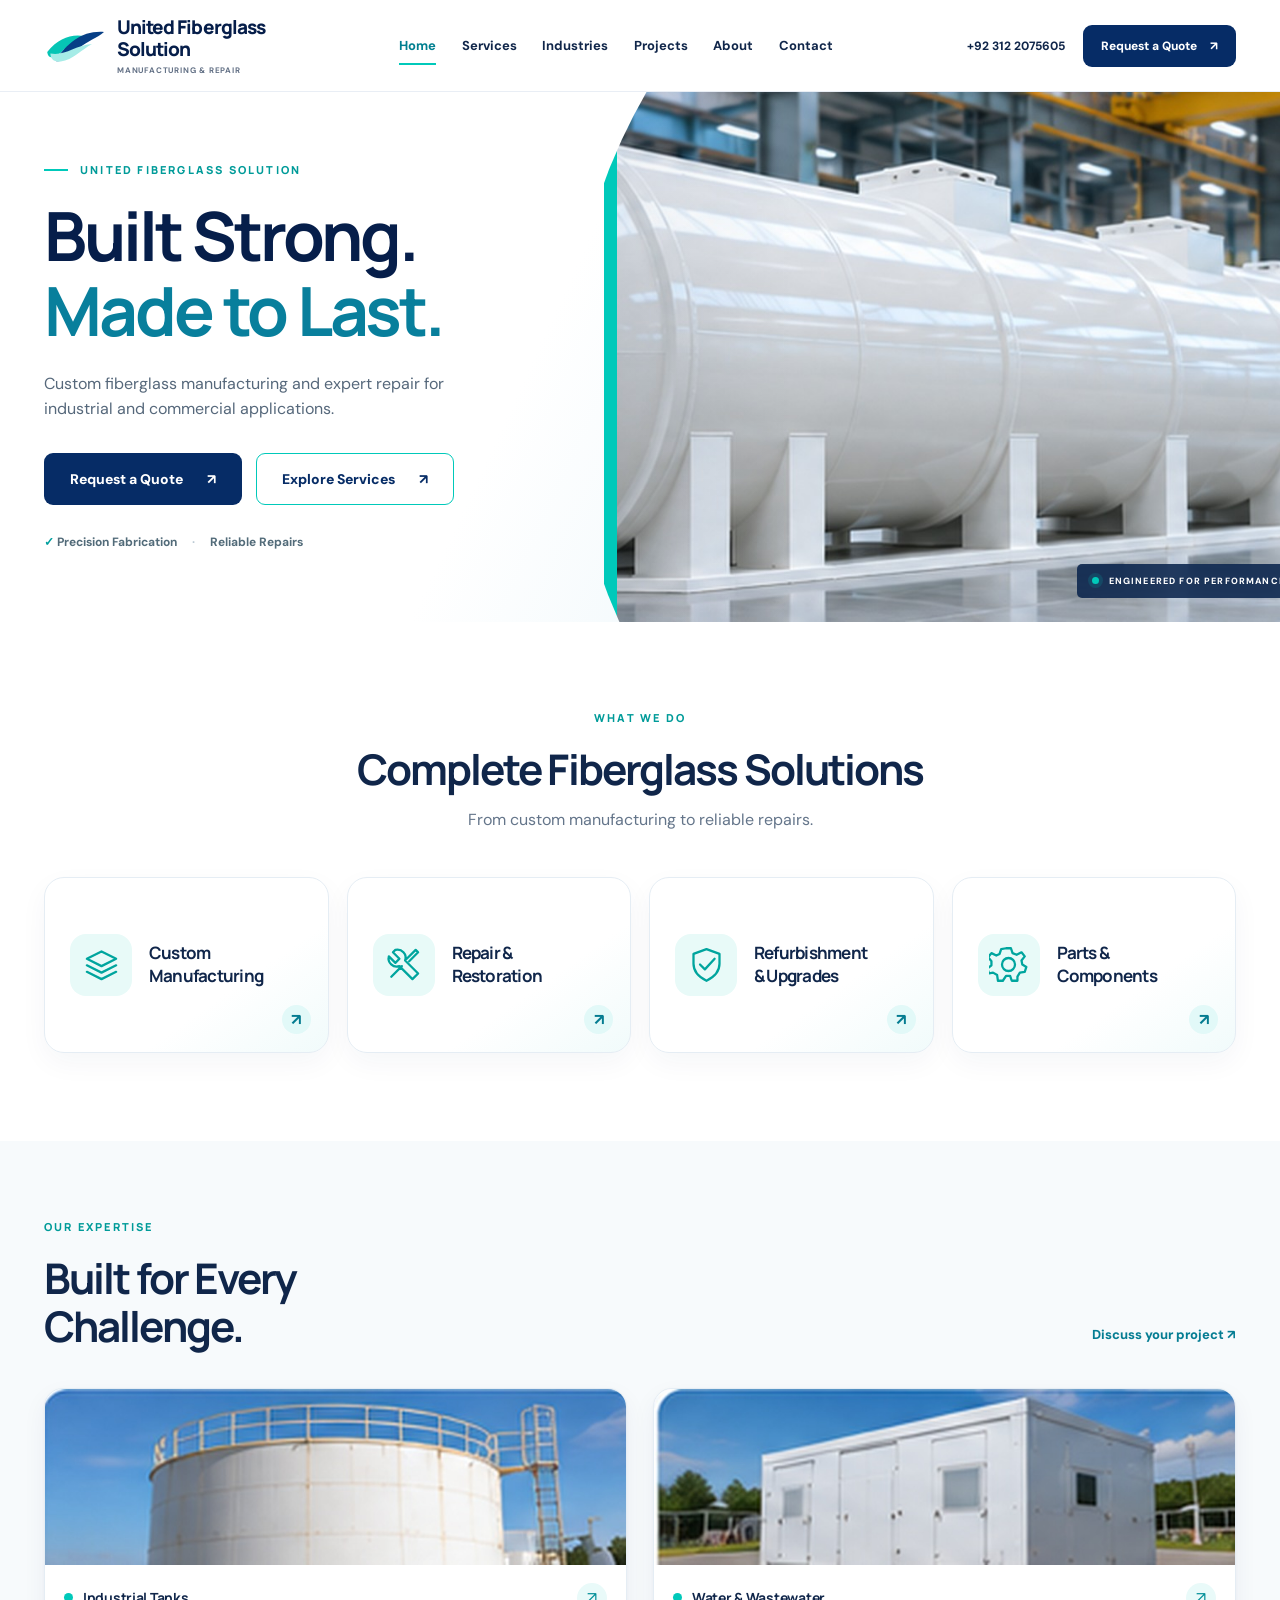
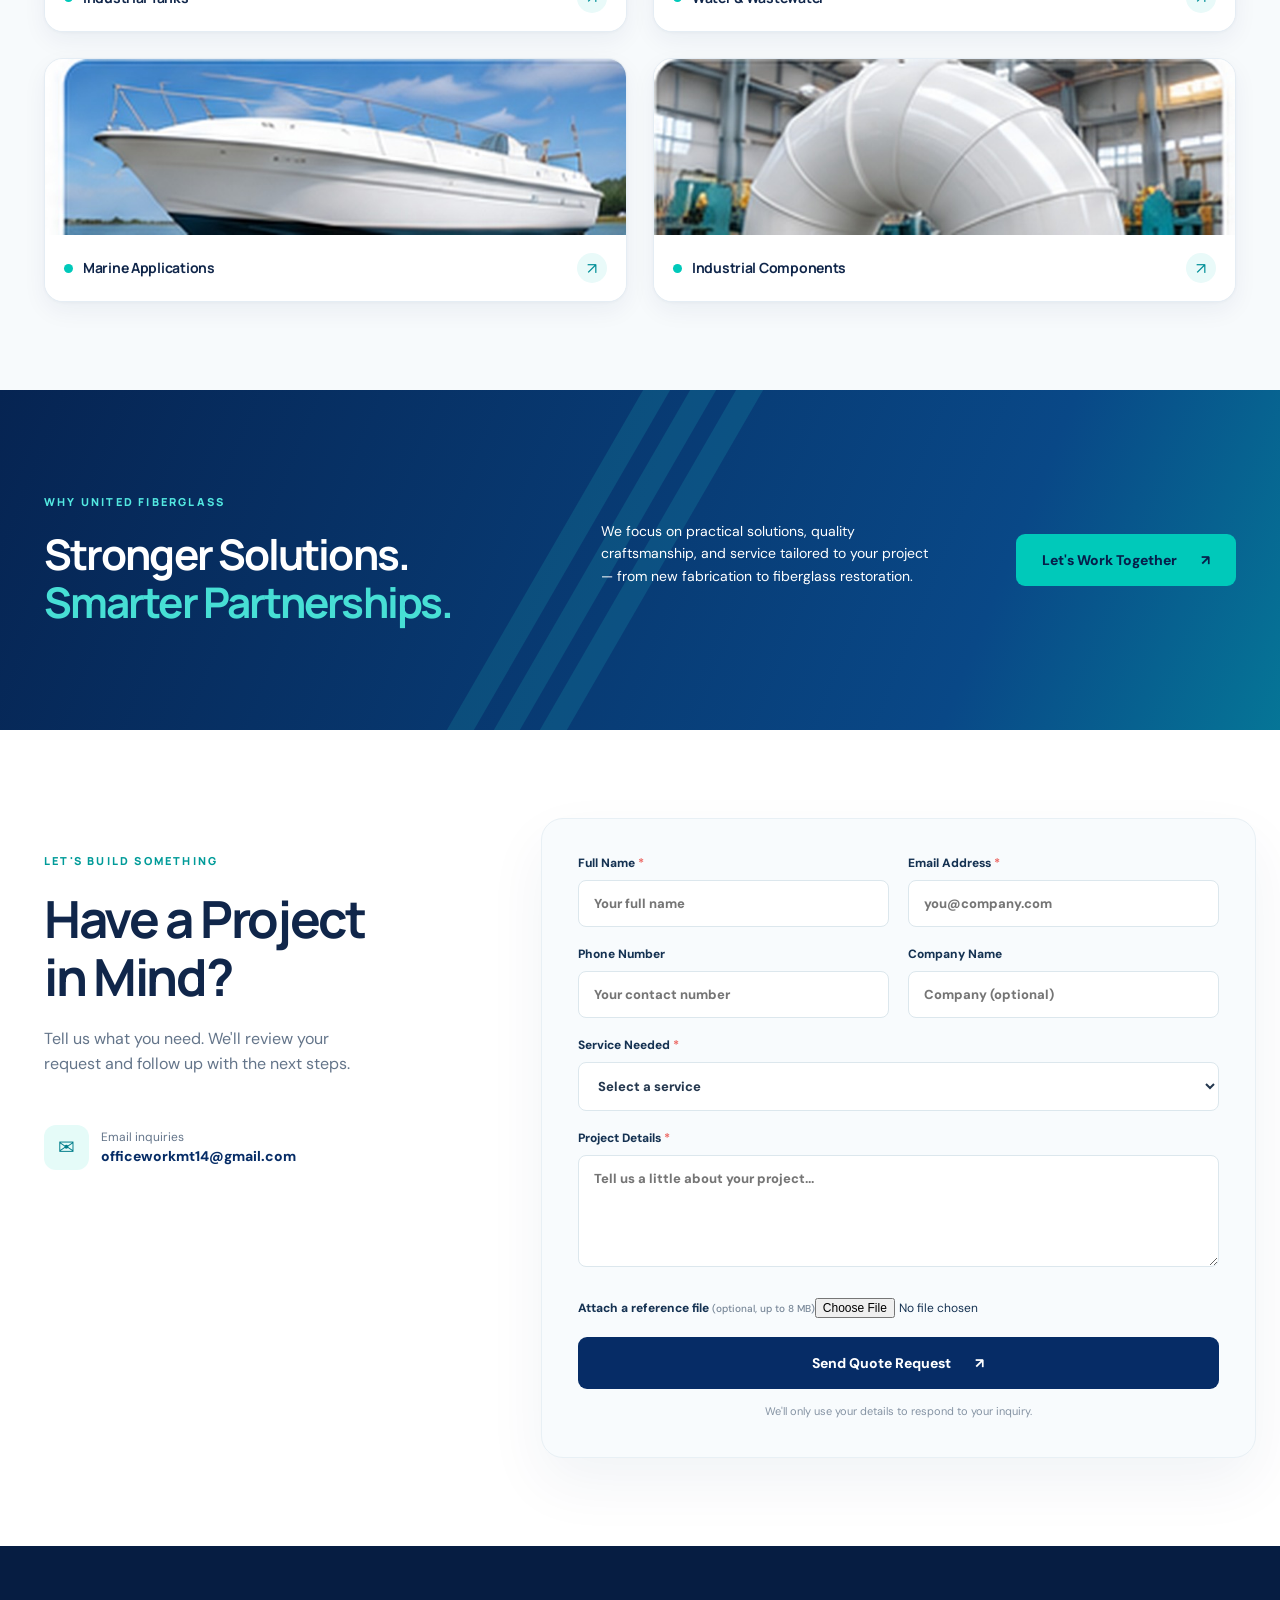
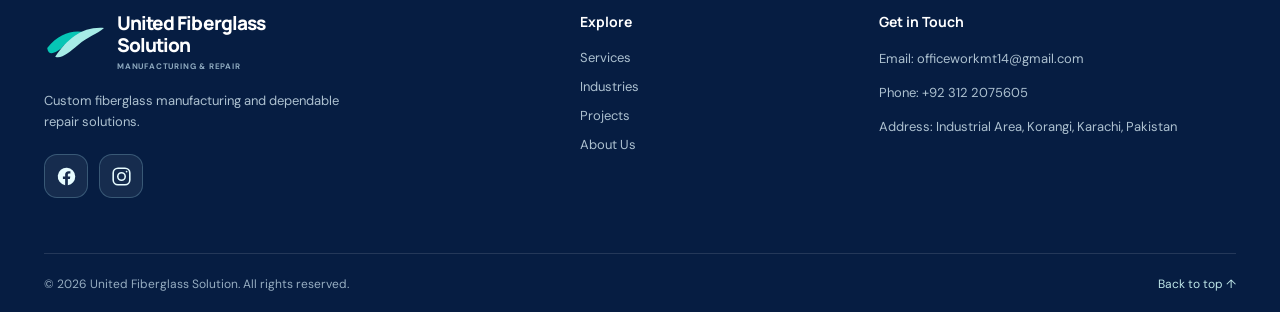
<file: index.html>
<!doctype html>
<html lang="en">
<head>
  <meta charset="utf-8" />
  <meta name="viewport" content="width=device-width, initial-scale=1" />
  <meta name="theme-color" content="#ffffff" />
  <meta name="description" content="United Fiberglass Solution provides custom fiberglass manufacturing, repair, restoration, and industrial composite solutions." />
  <link rel="canonical" href="https://www.unitedfiberglassservices.com/" />
  <meta property="og:url" content="https://www.unitedfiberglassservices.com/" />
  <meta property="og:type" content="website" />
  <meta property="og:title" content="United Fiberglass Solution | Manufacturing & Repair" />
  <meta property="og:description" content="Custom fiberglass manufacturing, repair, and restoration solutions." />
  <title>United Fiberglass Solution | Manufacturing & Repair</title>
  <link rel="preconnect" href="https://fonts.googleapis.com" />
  <link rel="preconnect" href="https://fonts.gstatic.com" crossorigin />
  <link href="https://fonts.googleapis.com/css2?family=DM+Sans:wght@400;500;600;700&family=Manrope:wght@400;500;600;700;800&display=swap" rel="stylesheet" />
  <link rel="stylesheet" href="styles.css" />
  <script defer src="script.js"></script>
</head>
<body>
  <a class="skip-link" href="#main">Skip to content</a>
  <header class="site-header" id="top">
    <div class="container header-inner">
      <a href="#top" class="brand" aria-label="United Fiberglass Solution home">
        <svg class="brand-symbol" viewBox="0 0 80 55" role="img" aria-label="United Fiberglass Solution symbol"><path d="M4 35C20 15 39 11 58 17c-14 1-26 7-37 19C12 43 5 44 4 35Z" fill="#06c5b5"/><path d="M14 46C30 23 48 8 75 10 66 18 54 21 43 31 31 41 22 49 14 46Z" fill="#073f86"/><path d="M8 37c20 3 29-10 52-12-13 7-24 20-39 22C13 48 8 44 8 37Z" fill="#a6ece7"/></svg>
        <span><strong>United Fiberglass<br class="brand-break"> Solution</strong><small>MANUFACTURING & REPAIR</small></span>
      </a>
      <nav class="desktop-nav" aria-label="Primary navigation">
        <a class="active" href="#top">Home</a><a href="#services">Services</a><a href="#industries">Industries</a><a href="#projects">Projects</a><a href="#about">About</a><a href="#contact">Contact</a>
      </nav>
      <div class="header-actions"><a class="header-contact" href="tel:+923122075605" aria-label="Call United Fiberglass Solution at +92 312 2075605">+92 312 2075605</a><a href="#quote" class="btn btn-navy btn-small">Request a Quote <span aria-hidden="true">↗</span></a></div>
      <button type="button" class="menu-toggle" aria-expanded="false" aria-controls="mobile-nav" aria-label="Open navigation"><span></span><span></span><span></span></button>
    </div>
    <nav id="mobile-nav" class="mobile-nav" aria-label="Mobile navigation" hidden>
      <a href="#top">Home</a><a href="#services">Services</a><a href="#industries">Industries</a><a href="#projects">Projects</a><a href="#about">About</a><a href="#contact">Contact</a><a href="tel:+923122075605">Call +92 312 2075605</a><a href="#quote" class="mobile-quote">Request a Quote →</a>
    </nav>
  </header>

  <main id="main">
    <section class="hero" aria-labelledby="hero-title">
      <div class="container hero-inner">
        <div class="hero-content reveal">
          <p class="eyebrow"><span class="line-mark"></span> UNITED FIBERGLASS SOLUTION</p>
          <h1 id="hero-title">Built Strong.<br /><span class="heading-accent">Made to Last.</span></h1>
          <p class="hero-description">Custom fiberglass manufacturing and expert repair for industrial and commercial applications.</p>
          <div class="hero-buttons"><a class="btn btn-navy" href="#quote">Request a Quote <span aria-hidden="true">↗</span></a><a class="btn btn-outline" href="#services">Explore Services <span aria-hidden="true">↗</span></a></div>
          <div class="hero-footnote"><span class="check-icon">✓</span> Precision Fabrication <span class="foot-sep">·</span> Reliable Repairs</div>
        </div>
        <div class="hero-art" aria-label="Large fiberglass industrial storage vessel in a manufacturing plant">
          <div class="hero-curve"></div>
          <img src="assets/hero-tank.jpg" alt="Fiberglass industrial storage vessel in a factory" fetchpriority="high" />
          <div class="hero-art-overlay"></div>
          <div class="hero-image-label"><span class="spark"></span> ENGINEERED FOR PERFORMANCE</div>
        </div>
      </div>
    </section>

    <section class="section section-services" id="services">
      <div class="container">
        <div class="section-head center reveal"><p class="eyebrow">WHAT WE DO</p><h2>Complete Fiberglass Solutions</h2><p>From custom manufacturing to reliable repairs.</p></div>
        <div class="services-grid">
          <a href="#quote" class="service-card reveal" data-service="Custom Manufacturing"><span class="service-icon"><svg viewBox="0 0 48 48" aria-hidden="true"><path d="m6 17 18-9 18 9-18 9-18-9ZM6 25l18 9 18-9M6 33l18 9 18-9"/></svg></span><h3>Custom<br />Manufacturing</h3><span class="round-arrow" aria-hidden="true">↗</span></a>
          <a href="#quote" class="service-card reveal" data-service="Repair & Restoration"><span class="service-icon"><svg viewBox="0 0 48 48" aria-hidden="true"><path d="m11 9 8 8-5 5-8-8a10 10 0 0 0 13 12l16 16 7-7-16-16a10 10 0 0 0-12-13ZM9 39l13-13M28 17l11-11 3 3-11 11"/></svg></span><h3>Repair &<br />Restoration</h3><span class="round-arrow" aria-hidden="true">↗</span></a>
          <a href="#quote" class="service-card reveal" data-service="Refurbishment & Upgrades"><span class="service-icon"><svg viewBox="0 0 48 48" aria-hidden="true"><path d="m24 5 16 6v12c0 10-6 16-16 21C14 39 8 33 8 23V11l16-6ZM16 24l6 6 12-13"/></svg></span><h3>Refurbishment<br />& Upgrades</h3><span class="round-arrow" aria-hidden="true">↗</span></a>
          <a href="#quote" class="service-card reveal" data-service="Parts & Components"><span class="service-icon"><svg viewBox="0 0 48 48" aria-hidden="true"><circle cx="24" cy="24" r="8"/><path d="M21 4h6l2 6 5 2 6-3 4 5-4 5 1 5 5 3-2 6-6 1-3 5v5h-7l-2-6h-5l-4 6h-6l-1-7-5-3-5 1-2-6 5-4v-5l-4-5 4-5 6 3 4-2 2-6Z"/></svg></span><h3>Parts &<br />Components</h3><span class="round-arrow" aria-hidden="true">↗</span></a>
        </div>
      </div>
    </section>

    <section class="section projects-section" id="projects">
      <div class="container">
        <div class="projects-heading reveal"><div><p class="eyebrow">OUR EXPERTISE</p><h2>Built for Every<br />Challenge.</h2></div><a class="text-link" href="#quote">Discuss your project <span aria-hidden="true">↗</span></a></div>
        <div class="project-grid" id="industries">
          <article class="project-card reveal">
            <div class="project-media project-media-industrial"><img loading="lazy" src="assets/industrial.jpg" alt="Illustration of large industrial fiberglass storage tanks" /></div>
            <div class="project-caption"><span class="project-dot"></span><h3>Industrial Tanks</h3><span class="project-arrow" aria-hidden="true">↗</span></div>
          </article>
          <article class="project-card reveal">
            <div class="project-media project-media-water"><img loading="lazy" src="assets/water.jpg" alt="Illustration of a white industrial enclosure for water and wastewater equipment" /></div>
            <div class="project-caption"><span class="project-dot"></span><h3>Water &amp; Wastewater</h3><span class="project-arrow" aria-hidden="true">↗</span></div>
          </article>
          <article class="project-card reveal">
            <div class="project-media project-media-marine"><img loading="lazy" src="assets/marine.jpg" alt="Illustration of a white fiberglass boat seen from the side" /></div>
            <div class="project-caption"><span class="project-dot"></span><h3>Marine Applications</h3><span class="project-arrow" aria-hidden="true">↗</span></div>
          </article>
          <article class="project-card reveal">
            <div class="project-media project-media-ducting"><img loading="lazy" src="assets/ducting.jpg" alt="Illustration of a large fiberglass industrial ducting component" /></div>
            <div class="project-caption"><span class="project-dot"></span><h3>Industrial Components</h3><span class="project-arrow" aria-hidden="true">↗</span></div>
          </article>
        </div>
      </div>
    </section>

    <section class="about-section" id="about">
      <div class="container about-inner"><div class="about-ornament" aria-hidden="true"><span></span><span></span><span></span></div><div class="reveal"><p class="eyebrow eyebrow-light">WHY UNITED FIBERGLASS</p><h2>Stronger Solutions.<br /><em>Smarter Partnerships.</em></h2></div><p class="about-copy reveal">We focus on practical solutions, quality craftsmanship, and service tailored to your project — from new fabrication to fiberglass restoration.</p><a href="#quote" class="btn btn-teal reveal">Let's Work Together <span aria-hidden="true">↗</span></a></div>
    </section>

    <section class="section section-quote" id="quote">
      <div class="container quote-layout">
        <div class="quote-intro reveal"><p class="eyebrow">LET'S BUILD SOMETHING</p><h2>Have a Project<br />in Mind?</h2><p>Tell us what you need. We'll review your request and follow up with the next steps.</p><div class="quote-info"><span class="quote-info-icon">✉</span><span><small>Email inquiries</small><a href="mailto:officeworkmt14@gmail.com" id="quote-email-label">officeworkmt14@gmail.com</a></span></div></div>
        <form class="quote-form reveal" id="quote-form" name="quote-request" method="POST" data-netlify="true" netlify-honeypot="bot-field" action="thank-you.html" enctype="multipart/form-data">
          <input type="hidden" name="form-name" value="quote-request" />
          <p class="hidden-field"><label>Do not fill this out: <input name="bot-field" /></label></p>
          <div class="form-row"><label>Full Name <span>*</span><input name="full-name" required autocomplete="name" placeholder="Your full name" maxlength="100" /></label><label>Email Address <span>*</span><input name="email" type="email" required autocomplete="email" placeholder="you@company.com" /></label></div>
          <div class="form-row"><label>Phone Number<input type="tel" name="phone" autocomplete="tel" placeholder="Your contact number" /></label><label>Company Name<input name="company" autocomplete="organization" placeholder="Company (optional)" /></label></div>
          <label>Service Needed <span>*</span><select name="service" id="service-select" required><option value="" disabled selected>Select a service</option><option>Custom Manufacturing</option><option>Repair & Restoration</option><option>Refurbishment & Upgrades</option><option>Parts & Components</option><option>Other / Not sure</option></select></label>
          <label>Project Details <span>*</span><textarea name="project-details" required minlength="10" rows="4" placeholder="Tell us a little about your project..."></textarea></label>
          <label class="upload-label">Attach a reference file <small>(optional, up to 8 MB)</small><input id="attachment" type="file" name="attachment" accept=".pdf,.png,.jpg,.jpeg,.webp,.doc,.docx" /></label>
          <p id="form-feedback" class="form-feedback" role="status" aria-live="polite"></p>
          <button type="submit" class="btn btn-navy btn-submit">Send Quote Request <span aria-hidden="true">↗</span></button>
          <p class="form-disclaimer">We'll only use your details to respond to your inquiry.</p>
        </form>
      </div>
    </section>
  </main>

  <footer class="site-footer" id="contact"><div class="container footer-main"><div><a href="#top" class="brand footer-brand"><svg class="brand-symbol" viewBox="0 0 80 55" aria-hidden="true"><path d="M4 35C20 15 39 11 58 17c-14 1-26 7-37 19C12 43 5 44 4 35Z" fill="#06c5b5"/><path d="M14 46C30 23 48 8 75 10 66 18 54 21 43 31 31 41 22 49 14 46Z" fill="#a6ece7"/></svg><span><strong>United Fiberglass<br /> Solution</strong><small>MANUFACTURING & REPAIR</small></span></a><p>Custom fiberglass manufacturing and dependable repair solutions.</p>
          <div class="footer-social" aria-label="Social media">
            <a class="social-link" href="https://www.facebook.com/profile.php?id=100086352588277" target="_blank" rel="noopener noreferrer" aria-label="Visit United Fiberglass Solution on Facebook" title="Facebook">
              <svg viewBox="0 0 24 24" aria-hidden="true" focusable="false"><path d="M22 12a10 10 0 1 0-11.56 9.88v-6.99H7.9V12h2.54V9.8c0-2.5 1.49-3.89 3.77-3.89 1.09 0 2.23.2 2.23.2v2.46h-1.26c-1.24 0-1.63.77-1.63 1.56V12h2.77l-.44 2.89h-2.33v6.99A10 10 0 0 0 22 12Z" fill="currentColor"/></svg>
              <span class="sr-only">Facebook</span>
            </a>
            <a class="social-link" href="https://www.instagram.com/united_fiber_glass" target="_blank" rel="noopener noreferrer" aria-label="Visit United Fiberglass Solution on Instagram" title="Instagram">
              <svg viewBox="0 0 24 24" fill="none" stroke="currentColor" stroke-width="1.8" stroke-linecap="round" stroke-linejoin="round" aria-hidden="true" focusable="false"><rect x="2.5" y="2.5" width="19" height="19" rx="5.5"/><circle cx="12" cy="12" r="4.25"/><circle cx="17.8" cy="6.4" r="1" fill="currentColor" stroke="none"/></svg>
              <span class="sr-only">Instagram</span>
            </a>
          </div></div><div><h3>Explore</h3><a href="#services">Services</a><a href="#industries">Industries</a><a href="#projects">Projects</a><a href="#about">About Us</a></div><div><h3>Get in Touch</h3><p id="footer-email">Email: <a href="mailto:officeworkmt14@gmail.com">officeworkmt14@gmail.com</a></p><p id="footer-phone">Phone: <a href="tel:+923122075605">+92 312 2075605</a></p><p id="footer-address">Address: Industrial Area, Korangi, Karachi, Pakistan</p></div></div><div class="container footer-bottom"><span>© <span id="copyright-year"></span> United Fiberglass Solution. All rights reserved.</span><a href="#top">Back to top ↑</a></div></footer>
</body>
</html>
</file>
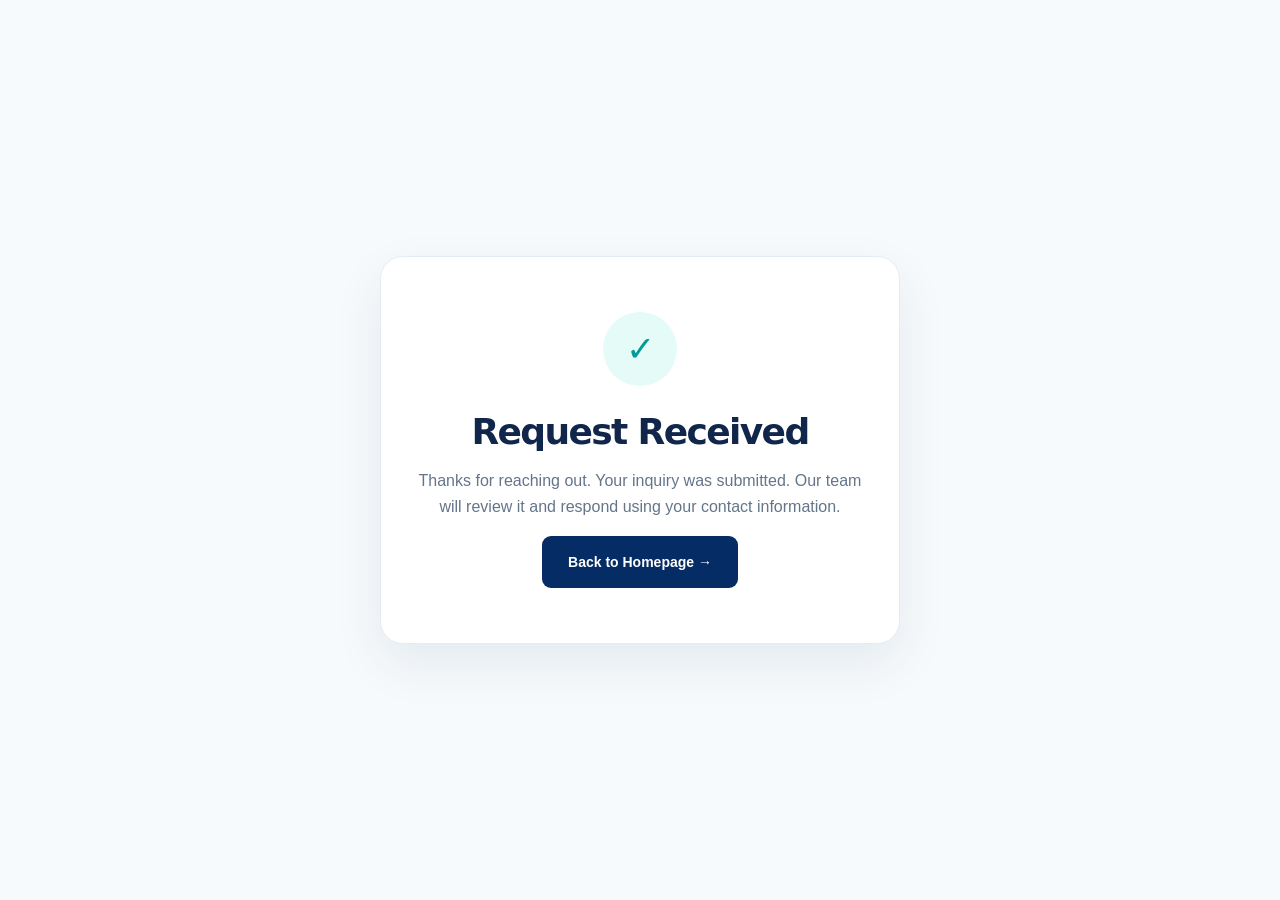
<file: thank-you.html>
<!doctype html><html lang="en"><head><meta charset="utf-8"><meta name="viewport" content="width=device-width,initial-scale=1"><meta name="robots" content="noindex"><title>Thank You | United Fiberglass Solution</title><link rel="stylesheet" href="styles.css"><style>body{min-height:100vh;display:grid;place-items:center;background:#f7fafc}.thanks{width:min(90vw,520px);text-align:center;padding:55px 35px;background:#fff;border:1px solid #e5edf4;border-radius:23px;box-shadow:0 20px 50px #002e5c14}.thanks .tick{display:grid;place-items:center;width:74px;height:74px;border-radius:50%;background:#e5fbf8;color:#009c96;font-size:35px;margin:0 auto 25px}.thanks h1{font-size:36px;margin-bottom:16px}.thanks p{color:#64758a}</style></head><body><main class="thanks"><div class="tick">✓</div><h1>Request Received</h1><p>Thanks for reaching out. Your inquiry was submitted. Our team will review it and respond using your contact information.</p><a class="btn btn-navy" href="index.html">Back to Homepage →</a></main></body></html>
</file>
<file: styles.css>
:root{--navy:#062c66;--deep:#061e4a;--teal:#00c9ba;--teal-dark:#009b99;--ink:#10264a;--muted:#64758a;--line:#e5edf4;--bg:#fff;--soft:#f7fafc;--shadow:0 18px 45px rgba(9,40,82,.08);--radius:20px}*{box-sizing:border-box}html{scroll-behavior:smooth;scroll-padding-top:95px}body{margin:0;background:#fff;color:var(--ink);font-family:'DM Sans',sans-serif;-webkit-font-smoothing:antialiased}button,input,textarea,select{font:inherit}button,a{-webkit-tap-highlight-color:transparent}a{color:inherit;text-decoration:none}img{display:block;max-width:100%}h1,h2,h3,p{margin-top:0}h1,h2,h3{font-family:Manrope,system-ui,sans-serif;letter-spacing:-.045em}h2{font-size:clamp(2rem,3.3vw,3.4rem);line-height:1.13}p{line-height:1.6}.container{width:min(100% - 88px,1390px);margin-inline:auto}.skip-link{position:absolute;left:12px;top:-100px;z-index:100;background:#fff;padding:12px}.skip-link:focus{top:12px}.site-header{position:sticky;top:0;z-index:50;background:rgba(255,255,255,.96);border-bottom:1px solid rgba(226,233,242,.75);backdrop-filter:blur(18px)}.header-inner{height:91px;display:flex;align-items:center;gap:30px;justify-content:space-between}.brand{display:inline-flex;align-items:center;gap:9px;flex-shrink:0}.brand-symbol{width:64px;height:52px}.brand strong{display:block;color:var(--deep);font:800 19px/1.17 Manrope,sans-serif;letter-spacing:-.05em}.brand small{display:block;margin-top:5px;font-size:8px;letter-spacing:.10em;font-weight:700;color:#627085}.desktop-nav{display:flex;align-items:center;gap:clamp(13px,2vw,36px);font-weight:700;font-size:13px}.desktop-nav a{position:relative;padding:34px 0;white-space:nowrap;transition:color .2s}.desktop-nav a:after{content:'';position:absolute;height:2px;background:var(--teal);width:0;bottom:23px;left:0;transition:width .25s}.desktop-nav a:hover,.desktop-nav a.active{color:#007f90}.desktop-nav a:hover:after,.desktop-nav a.active:after{width:100%}.header-actions{display:flex;align-items:center;gap:18px}.header-contact{font-size:12px;font-weight:750;white-space:nowrap}.btn{display:inline-flex;justify-content:center;align-items:center;gap:24px;min-height:52px;padding:0 25px;border:1px solid transparent;border-radius:9px;font-size:14px;font-weight:800;cursor:pointer;transition:transform .2s,box-shadow .2s,background .2s;white-space:nowrap}.btn:hover{transform:translateY(-3px);box-shadow:0 12px 27px rgba(3,50,105,.15)}.btn:focus-visible,a:focus-visible,input:focus-visible,select:focus-visible,textarea:focus-visible,button:focus-visible{outline:3px solid rgba(0,201,186,.5);outline-offset:3px}.btn-navy{background:var(--navy);color:white}.btn-small{font-size:12px;min-height:42px;padding:0 17px;gap:13px}.btn-outline{border-color:var(--teal);color:var(--navy);background:#fff}.btn-teal{background:var(--teal);color:var(--deep)}.menu-toggle,.mobile-nav{display:none}.hero{position:relative;overflow:hidden;background:linear-gradient(115deg,#fff 0%,#fff 43%,#f2f9fc 62%,#e1f6f6 100%)}.hero-inner{display:grid;grid-template-columns:48% 52%;min-height:530px;position:relative;align-items:center}.hero-content{position:relative;z-index:3;padding:70px 0 72px}.eyebrow{display:flex;align-items:center;gap:12px;color:var(--teal-dark);font:800 11px/1.4 Manrope,sans-serif;letter-spacing:.20em;margin-bottom:21px}.line-mark{width:24px;height:2px;background:var(--teal)}.hero h1{font-size:clamp(3.1rem,5.3vw,5.7rem);line-height:1.1;margin-bottom:23px;color:var(--deep);max-width:720px}.heading-accent{color:#087f9c}.hero-description{max-width:445px;color:#56687b;font-size:16px;margin-bottom:31px}.hero-buttons{display:flex;gap:14px;flex-wrap:wrap}.hero-footnote{margin-top:29px;color:#526b79;font-size:12px;font-weight:700}.check-icon{color:#009f9e}.foot-sep{color:#bac9d3;margin-inline:12px}.hero-art{position:absolute;inset:0 calc((1390px - min(100vw - 88px,1390px)) / -2) 0 47%;overflow:hidden;clip-path:ellipse(97% 120% at 92% 55%);border-left:13px solid var(--teal)}.hero-art img{height:100%;width:100%;object-fit:cover;object-position:center;transition:transform 1.5s}.hero-art:hover img{transform:scale(1.05)}.hero-art-overlay{position:absolute;inset:0;background:linear-gradient(90deg,rgba(5,39,81,.05),transparent 25%)}.hero-image-label{position:absolute;bottom:24px;right:35px;background:rgba(7,34,74,.85);color:#fff;border-radius:5px;padding:11px 15px;font-size:9px;letter-spacing:.13em;font-weight:800;backdrop-filter:blur(10px)}.spark{display:inline-block;background:var(--teal);width:7px;height:7px;border-radius:50%;margin-right:6px;box-shadow:0 0 0 4px rgba(0,201,186,.15)}.section{padding:88px 0}.section-head.center{text-align:center}.section-head.center .eyebrow{justify-content:center}.section-head h2{margin-bottom:13px}.section-head p:not(.eyebrow){color:var(--muted);margin-bottom:0}.services-grid{display:grid;grid-template-columns:repeat(4,1fr);gap:18px;margin-top:44px}.service-card{position:relative;min-height:176px;display:flex;align-items:center;gap:17px;padding:25px;border-radius:var(--radius);border:1px solid var(--line);background:linear-gradient(145deg,#fff 65%,#f1fbfb 100%);box-shadow:0 10px 28px rgba(18,56,95,.045);overflow:hidden;transition:transform .25s,border-color .25s,box-shadow .25s}.service-card:hover{transform:translateY(-7px);border-color:#bdece6;box-shadow:var(--shadow)}.service-icon{flex:0 0 62px;width:62px;height:62px;display:grid;place-items:center;border-radius:16px;background:#e8faf8}.service-icon svg{width:39px;height:39px;fill:none;stroke:#00a59e;stroke-width:2.8;stroke-linejoin:round;stroke-linecap:round}.service-card h3{font-size:17px;line-height:1.33;letter-spacing:-.045em;margin:0}.round-arrow{position:absolute;right:17px;bottom:18px;display:grid;place-items:center;width:29px;height:29px;border-radius:50%;background:#e2f9f8;color:#047c91;font-weight:800}.projects-section{background:#f7fafc;padding-top:78px}.projects-heading{display:flex;align-items:end;justify-content:space-between;margin-bottom:37px}.projects-heading h2{margin-bottom:0}.text-link{font-weight:800;color:#057d93;font-size:13px;padding-bottom:8px}.project-grid{display:grid;grid-template-columns:repeat(4,1fr);gap:22px}.project-card{overflow:hidden;border-radius:16px;background:white;box-shadow:0 7px 24px rgba(8,55,107,.05);transition:transform .25s,box-shadow .25s}.project-card:hover{transform:translateY(-6px);box-shadow:var(--shadow)}.project-card img{width:100%;height:auto;aspect-ratio:810 / 246;object-fit:contain;object-position:center;background:#f8fbfd;padding:8px;transition:transform .35s}.project-card:hover img{transform:scale(1.02)}.project-card>div{display:flex;align-items:center;gap:10px;padding:18px 20px}.project-dot{width:9px;height:9px;background:var(--teal);border-radius:50%;flex-shrink:0}.project-card h3{font-size:14px;letter-spacing:-.02em;margin:0}.about-section{overflow:hidden;background:linear-gradient(112deg,#062452,#094887 76%,#01aeab 130%);color:#fff;position:relative}.about-inner{min-height:340px;display:grid;grid-template-columns:1.4fr 1fr auto;gap:60px;align-items:center;position:relative}.about-ornament{position:absolute;left:42%;top:-40px;bottom:-40px;width:120px;transform:skew(-30deg);opacity:.12;display:flex;gap:20px}.about-ornament span{display:block;width:35px;background:#28ebde}.eyebrow-light{color:#53e9e1}.about-inner h2{margin:0}.about-inner h2 em{color:#47dfd5;font-style:normal}.about-copy{max-width:330px;opacity:.82;font-size:14px}.about-inner .btn{position:relative;z-index:1}.section-quote{background:#fff}.quote-layout{display:grid;grid-template-columns:40% 60%;align-items:start;gap:20px}.quote-intro{padding-top:35px}.quote-intro h2{font-size:clamp(2.5rem,4vw,4rem);margin:0 0 20px}.quote-intro>p:not(.eyebrow){font-size:16px;color:var(--muted);max-width:345px}.quote-info{display:flex;gap:12px;align-items:center;margin-top:48px}.quote-info-icon{width:45px;height:45px;display:grid;place-items:center;background:#e5fbf8;color:#007d8a;border-radius:12px;font-size:20px}.quote-info small{display:block;color:var(--muted);font-size:12px}.quote-info a{color:var(--navy);font-size:14px;font-weight:800}.quote-form{background:#f8fbfd;border:1px solid #e8f0f5;padding:36px;border-radius:22px;box-shadow:0 25px 60px rgba(10,50,96,.06)}.form-row{display:grid;grid-template-columns:repeat(2,1fr);gap:19px}.quote-form label{display:block;color:#153252;font-size:12px;font-weight:800;margin-bottom:19px}.quote-form label span{color:#ed6b67}.quote-form input:not([type=file]),.quote-form select,.quote-form textarea{display:block;margin-top:9px;background:#fff;border:1px solid #dce7ed;border-radius:8px;padding:14px 15px;width:100%;color:#24374e;font-size:13px;outline:none;transition:border-color .2s,box-shadow .2s}.quote-form input:focus,.quote-form select:focus,.quote-form textarea:focus{border-color:#00bbae;box-shadow:0 0 0 3px rgba(0,201,186,.1)}.quote-form textarea{resize:vertical;min-height:112px}.upload-label small{color:#778697;font-weight:500}.upload-label input{margin-top:12px;max-width:100%;font-weight:400}.hidden-field{position:absolute;left:-10000px}.form-feedback{font-size:13px;color:#b33136;margin:0 0 12px}.btn-submit{width:100%}.form-disclaimer{color:#8593a3;text-align:center;font-size:11px;margin:14px 0 0}.site-footer{color:#fff;background:#061d42;padding:66px 0 20px}.footer-main{display:grid;grid-template-columns:2fr 1fr 1.5fr;gap:60px;padding-bottom:55px}.footer-brand strong{color:#fff}.footer-brand small{color:#8faabf}.footer-main>div:first-child>p{max-width:300px;color:#adc1d0;font-size:13px;margin-top:18px}.footer-main h3{font-size:14px;letter-spacing:0;margin-bottom:18px}.footer-main>div>a:not(.brand){display:block;font-size:13px;color:#adc1d0;margin-bottom:12px}.footer-main>div>p{color:#adc1d0;font-size:13px}.footer-bottom{border-top:1px solid rgba(255,255,255,.12);padding-top:22px;display:flex;justify-content:space-between;color:#96adc1;font-size:12px}.footer-bottom a{color:#bde5e7}.reveal{opacity:0;transform:translateY(20px);transition:opacity .7s ease,transform .7s ease}.reveal.visible{opacity:1;transform:translateY(0)}.service-card:nth-child(2),.project-card:nth-child(2){transition-delay:.07s}.service-card:nth-child(3),.project-card:nth-child(3){transition-delay:.14s}.service-card:nth-child(4),.project-card:nth-child(4){transition-delay:.21s}@media(max-width:1230px){.desktop-nav{gap:16px}.header-contact{display:none}.brand strong{font-size:17px}.brand-symbol{width:50px}.about-inner{gap:25px}.service-card{padding:20px;gap:10px}.service-card h3{font-size:15px}.service-icon{width:51px;flex-basis:51px;height:51px}}@media(max-width:990px){.container{width:min(100% - 42px,1390px)}.header-inner{height:76px}.desktop-nav,.header-actions{display:none}.menu-toggle{display:flex;flex-direction:column;justify-content:center;gap:6px;width:44px;height:44px;border:0;background:transparent;cursor:pointer}.menu-toggle span{height:2px;background:var(--navy);width:26px;transition:transform .2s}.mobile-nav:not([hidden]){display:flex;flex-direction:column;background:#fff;border-top:1px solid var(--line);padding:10px 22px 22px}.mobile-nav a{padding:13px 6px;font-weight:700;font-size:14px}.mobile-quote{color:#008d92}.hero-inner{min-height:480px}.hero h1{font-size:clamp(2.6rem,5vw,4.5rem)}.hero-art{right:-21px;left:46%}.hero-description{max-width:370px}.services-grid,.project-grid{grid-template-columns:repeat(2,1fr)}.about-inner{grid-template-columns:1fr 1fr;gap:20px;padding:50px 0}.about-inner .btn{justify-self:start}.quote-layout{grid-template-columns:35% 65%;gap:10px}.quote-form{padding:27px}.project-card img{height:auto}}@media(max-width:650px){html{scroll-padding-top:70px}.container{width:min(100% - 34px,1390px)}.header-inner{height:70px}.brand-symbol{width:46px;height:40px}.brand strong{font-size:15px}.brand small{font-size:7px}.hero{background:white}.hero-inner{display:flex;flex-direction:column;min-height:0;align-items:stretch;width:100%}.hero-content{padding:53px 18px 32px;width:100%}.hero h1{font-size:clamp(2.7rem,10vw,4rem)}.hero-description{font-size:14px}.hero-buttons{gap:10px}.btn{min-height:48px;padding:0 15px;font-size:12px;gap:10px}.hero-art{position:relative;inset:auto;width:100%;height:300px;border-left:0;border-top:7px solid var(--teal);clip-path:none}.hero-art img{object-position:center}.hero-image-label{right:16px;bottom:15px}.hero-footnote{margin-top:23px}.section{padding:64px 0}.section-head h2{font-size:2rem}.services-grid,.project-grid{grid-template-columns:1fr;gap:13px;margin-top:30px}.service-card{min-height:105px;padding:18px}.service-card h3{font-size:16px}.round-arrow{right:20px;bottom:auto}.projects-heading{align-items:start;gap:10px}.projects-heading h2{font-size:2.2rem}.text-link{font-size:11px;align-self:end}.project-card img{height:auto}.about-inner{grid-template-columns:1fr;padding:52px 0;gap:16px}.about-inner h2{font-size:2.35rem}.about-copy{max-width:400px}.quote-layout{grid-template-columns:1fr;gap:28px}.quote-intro{padding:0}.quote-intro h2{font-size:2.6rem}.quote-info{margin-top:25px}.form-row{grid-template-columns:1fr;gap:0}.quote-form{padding:22px}.footer-main{grid-template-columns:1fr 1fr;gap:30px}.footer-main>div:first-child{grid-column:1/-1}.footer-main>div:last-child{grid-column:1/-1}.footer-bottom{gap:12px;flex-direction:column}.eyebrow{letter-spacing:.15em}}@media(prefers-reduced-motion:reduce){html{scroll-behavior:auto}*,*::before,*::after{animation-duration:.01ms!important;transition-duration:.01ms!important}.reveal{opacity:1;transform:none}}

/* Refinement v3: full-object project images, premium cards, accessible social links. */
.sr-only{position:absolute!important;width:1px;height:1px;padding:0;margin:-1px;overflow:hidden;clip:rect(0,0,0,0);white-space:nowrap;border:0}
.project-grid{align-items:stretch;gap:22px}
.project-card{display:flex;flex-direction:column;min-width:0;border-radius:19px;border:1px solid #e5edf4;background:#fff;box-shadow:0 9px 24px rgba(8,45,93,.055),0 1px 3px rgba(8,45,93,.035);transition:transform .32s cubic-bezier(.2,.8,.2,1),box-shadow .32s ease,border-color .32s ease;isolation:isolate}
.project-card:hover{transform:translateY(-7px);border-color:#b6e8e8;box-shadow:0 22px 50px rgba(8,45,93,.14),0 4px 12px rgba(8,45,93,.06)}
.project-media{height:205px;display:flex;align-items:center;justify-content:center;overflow:hidden;position:relative;padding:15px 12px;background:linear-gradient(160deg,#f5f9fd 0%,#eaf3fa 100%)}
.project-media::before{content:"";position:absolute;inset:0;opacity:.14;background-size:cover;background-position:center;filter:blur(13px);transform:scale(1.12);pointer-events:none}
.project-media-industrial::before{background-image:url('assets/industrial.jpg')}
.project-media-water::before{background-image:url('assets/water.jpg')}
.project-media-marine::before{background-image:url('assets/marine.jpg')}
.project-media-ducting::before{background-image:url('assets/ducting.jpg')}
.project-media img,.project-card .project-media img{position:relative;z-index:1;width:100%;height:100%;max-width:100%;object-fit:contain;object-position:center;padding:0;aspect-ratio:auto;background:transparent;transition:transform .4s cubic-bezier(.2,.8,.2,1);filter:drop-shadow(0 5px 9px rgba(15,60,99,.10))}
.project-card:hover .project-media img{transform:translateY(-2px) scale(1.015)}
.project-card .project-caption{display:flex;align-items:center;gap:10px;min-height:72px;padding:18px 19px;background:#fff;flex:1}
.project-caption h3{font-size:14px;line-height:1.35;margin:0;letter-spacing:-.02em}
.project-arrow{display:grid;place-items:center;margin-left:auto;color:#008f98;background:#e9faf9;width:30px;height:30px;flex:0 0 30px;border-radius:50%;transition:background .25s,transform .25s}
.project-card:hover .project-arrow{background:#d1f5f0;transform:translate(2px,-2px)}
.service-card{transition:transform .28s ease,box-shadow .28s ease,border-color .28s ease}
.service-card:hover{box-shadow:0 20px 44px rgba(10,55,102,.11),0 3px 9px rgba(10,55,102,.035)}
.footer-social{display:flex;gap:11px;margin-top:22px}
.footer-social .social-link{display:inline-flex;align-items:center;justify-content:center;width:44px;height:44px;border:1px solid rgba(155,217,231,.26);border-radius:13px;background:rgba(255,255,255,.065);color:#e7fcff;transition:transform .22s ease,background .22s ease,border-color .22s ease,box-shadow .22s ease}
.footer-social .social-link:hover{transform:translateY(-4px);background:rgba(0,201,186,.17);border-color:#39d8cf;box-shadow:0 9px 25px rgba(0,0,0,.16)}
.footer-social .social-link svg{width:21px;height:21px}
@media(max-width:990px){.project-media{height:225px}}
@media(max-width:650px){.project-media{height:205px}.project-card .project-caption{min-height:66px}.project-grid{gap:17px}}
@media(prefers-reduced-motion:reduce){.project-card:hover,.project-card:hover .project-media img,.footer-social .social-link:hover{transform:none}}

/* Project photo fit refinement: preserve the entire original wide image.
   Two generous cards per row ensure the subject remains easy to recognize. */
@media (min-width: 801px) {
  .projects-section .project-grid { grid-template-columns:repeat(2,minmax(0,1fr)); gap:26px; }
}
.projects-section .project-card .project-media {
  height:auto;
  aspect-ratio:810 / 246;
  padding:0;
  background:#eef6fa;
  overflow:hidden;
}
.projects-section .project-card .project-media img {
  display:block;
  width:100%;
  height:100%;
  max-width:none;
  object-fit:contain;
  object-position:center;
  padding:0;
  border-radius:0;
  filter:none;
  transform:none;
}
.projects-section .project-card:hover .project-media img { transform:none; }
.projects-section .project-card .project-media::before { display:none; }
.projects-section .project-card .project-caption { min-height:65px; flex:0 0 auto; }
@media (max-width:800px) {
  .projects-section .project-grid { grid-template-columns:1fr; gap:18px; }
}
</file>
